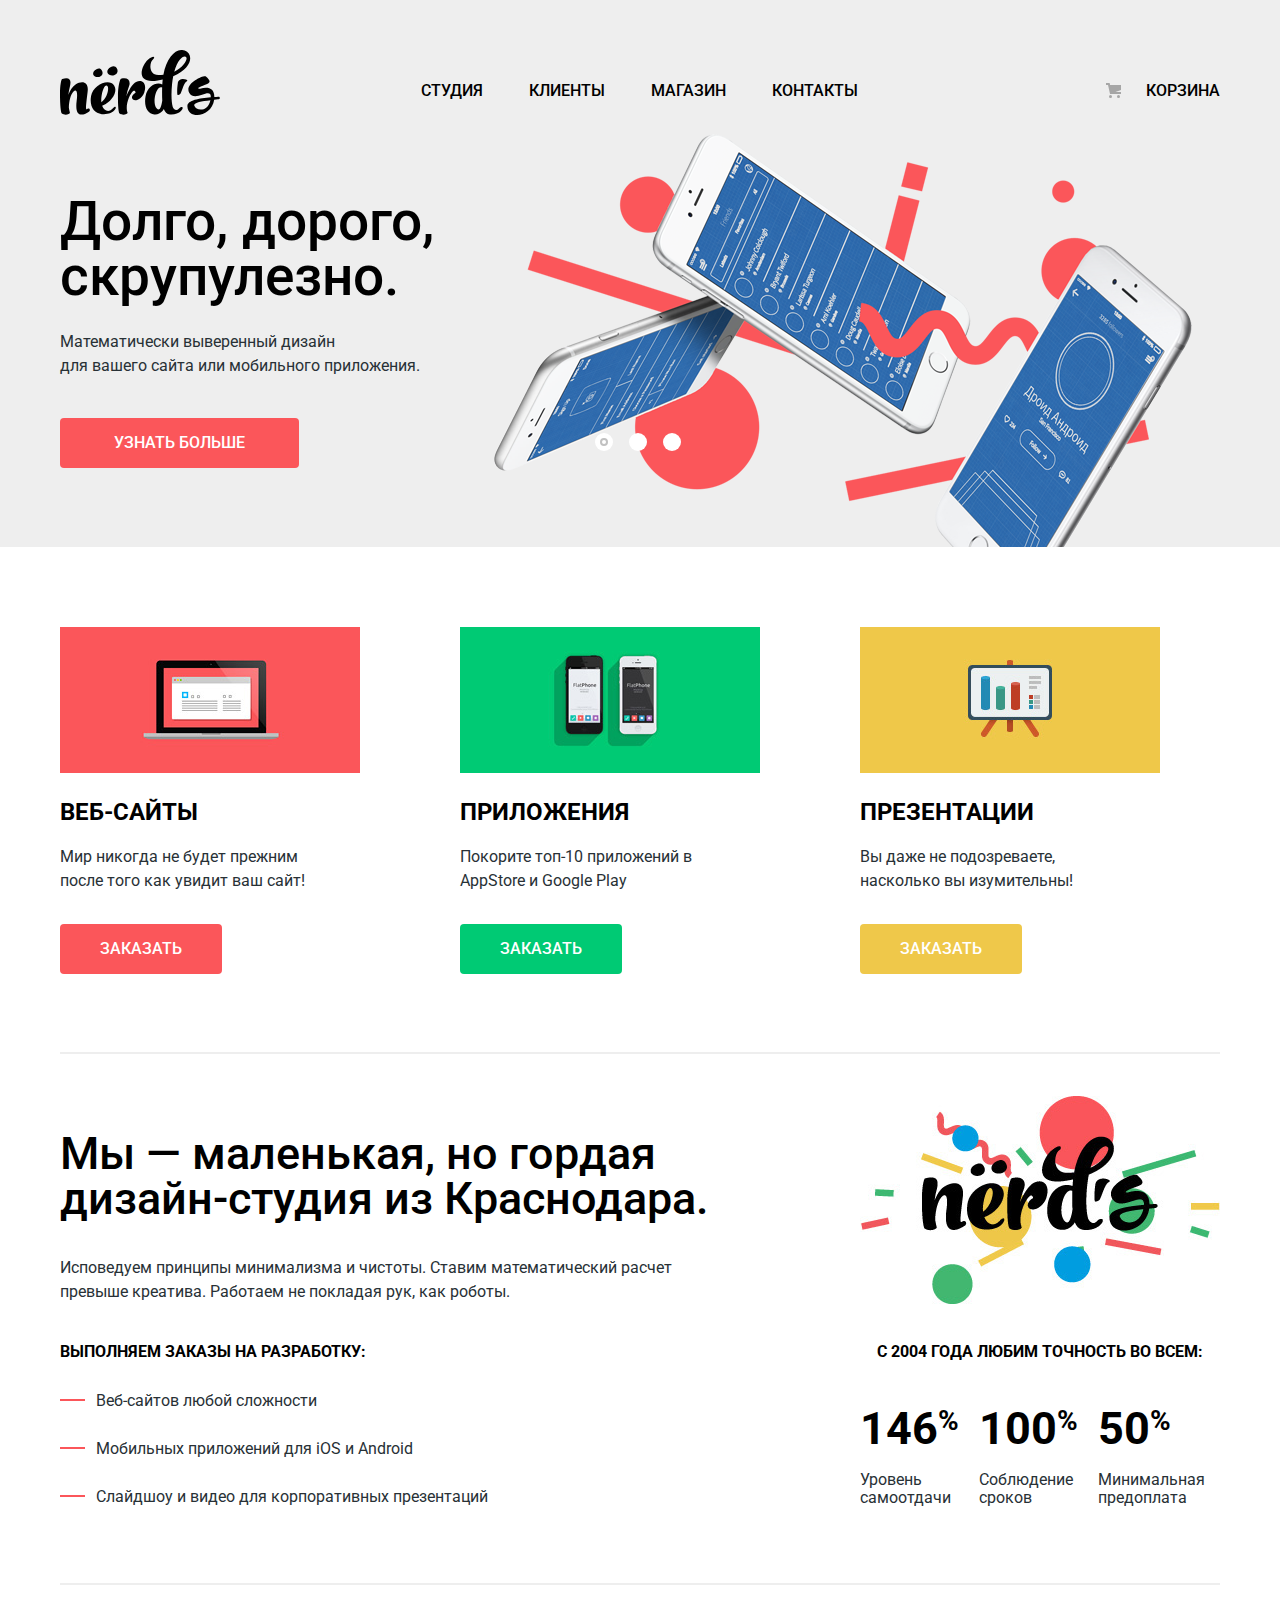
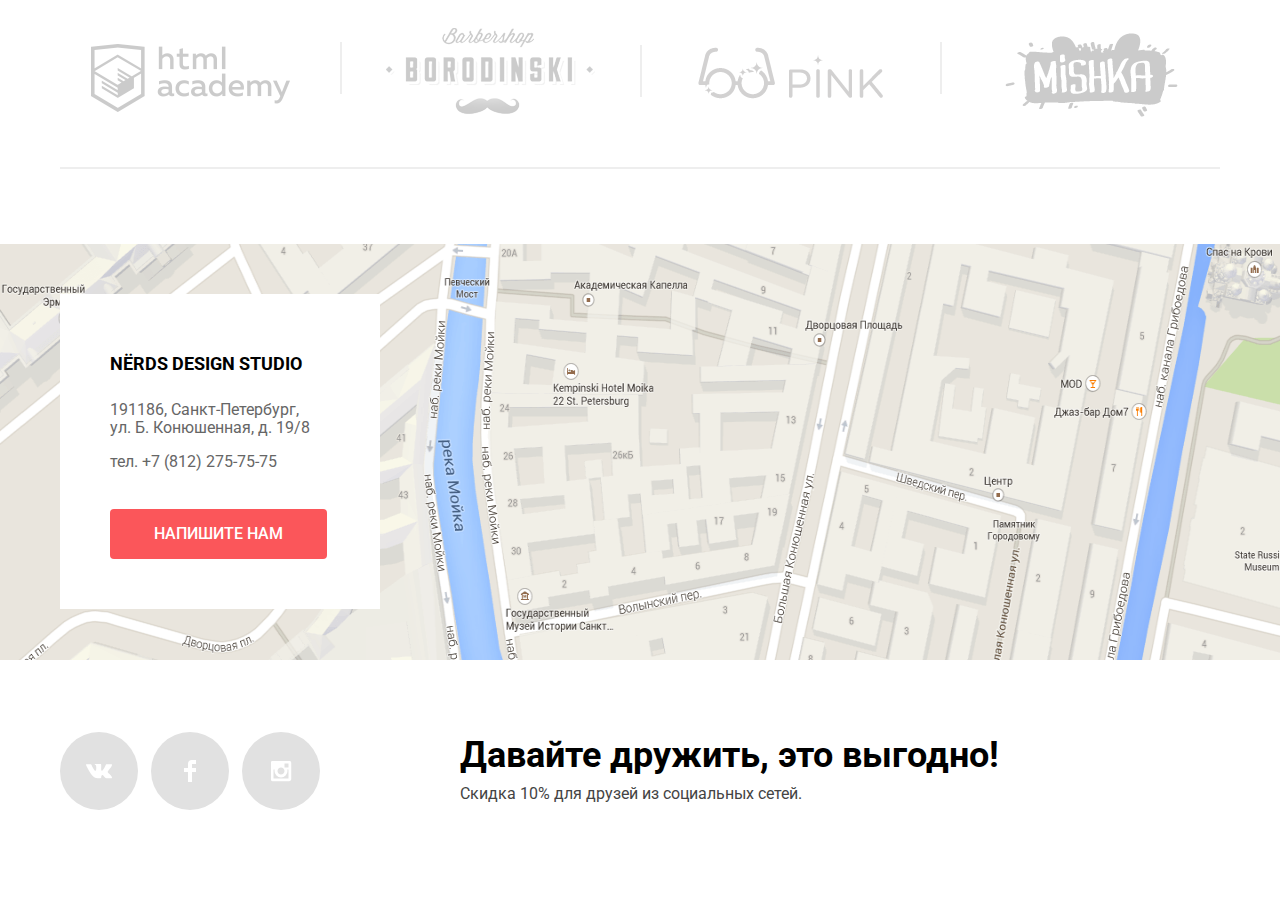
<file: nerds/index.html>
<!DOCTYPE html>
<html lang="ru">

<head>
  <meta charset="UTF-8">
  <meta http-equiv="X-UA-Compatible" content="ie=edge">
  <title>Дизайн-студия «Нёрдс»</title>
  <link href="https://fonts.googleapis.com/css?family=Roboto:400,500,700&display=swap&subset=cyrillic" rel="stylesheet">
  <link rel="stylesheet" href="css/min.normalize.css">
  <link rel="stylesheet" href="css/min.style.css">
</head>

<body>

  <!-- Header -->
  <header class="header">
    <nav class="main-navigation header__main-navigation container">

      <!-- Logo -->
      <a class="logo">
        <img class="logo__img" src="img/svg/nerds-logo.svg" alt="Логотип дизайн-студии «Нёрдс»" width="160" height="65">
      </a>

      <!-- Main menu -->       
      <ul class="menu reset-list header__menu">
        <li class="menu__item">
          <a href="#" class="menu__link">Студия</a>
        </li>
        <li class="menu__item">
          <a href="#" class="menu__link">Клиенты</a>
        </li>
        <li class="menu__item">
          <a href="catalog.html" class="menu__link">Магазин</a>
        </li>
        <li class="menu__item">
          <a href="#" class="menu__link">Контакты</a>
        </li>
      </ul>

      <!-- User menu -->
      <ul class="menu reset-list header__menu header__menu_m-left">
        <li class="menu__item">
          <a href="#" class="menu__link menu__link_cart">Корзина</a>
        </li>
      </ul>
    </nav>
  </header>

  <!-- Main -->
  <main class="main"> 

    <!-- Slider -->
    <section class="slider main__slider">
      <h1 class="visually-hidden">Дизайн-студия «Нёрдс»</h1>
      <div class="slider__item slider__item_expensive">
        <div class="slider__column-wrapper">
          <p class="slider__desc">Долго, дорого, скрупулезно.</p>
          <p class="slider__text">
            Математически выверенный дизайн<br> 
            для вашего сайта или мобильного приложения.
          </p>
          <a href="#" class="button slider__button">Узнать больше</a>
        </div>
      </div>
      <div class="slider__item slider__item_exact visually-hidden">
        <div class="slider__column-wrapper">
          <p class="slider__desc">Любим математику как никто другой.</p>
          <p class="slider__text">
            Никакого креатива, только математические формулы
            для расчета идеальных пропорций.
          </p>
          <a href="#" class="button slider__button">Узнать больше</a>
        </div>
      </div>
      <div class="slider__item slider__item_unique visually-hidden">
        <div class="slider__column-wrapper">
          <p class="slider__desc">Только ночь, только хардкор.</p>
          <p class="slider__text">
            Работать днем, как все? Мы против этого.<br>
            Ближе к полуночи работа только начинается.
          </p>
          <a href="#" class="button slider__button">Узнать больше</a>
        </div>
      </div>
      <div class="slider__controls">
        <button type="button" class="slider__control slider__control_current"><span class="visually-hidden">Показать первый слайд</span></button>
        <button type="button" class="slider__control"><span class="visually-hidden">Показать второй слайд</span></button>
        <button type="button" class="slider__control"><span class="visually-hidden">Показать третий слайд</span></button>
      </div>
    </section> 

    <!-- Services -->
    <section class="services main__services container">
      <h2 class="visually-hidden">Наши услуги</h2>
      <ul class="services__list reset-list">
        <li class="services__item services__item_web">
          <h3 class="services__subtitle">Веб-сайты</h3>
          <p class="services__text">Мир никогда не будет прежним после того как увидит ваш сайт!</p>
          <a href="#" class="button services__button">Заказать</a>
        </li> 
        <li class="services__item services__item_app">
          <h3 class="services__subtitle">Приложения</h3>
          <p class="services__text">Покорите топ-10 приложений в AppStore и Google Play</p>
          <a href="#" class="button button_green services__button">Заказать</a>
        </li> 
        <li class="services__item services__item_ppt">
          <h3 class="services__subtitle">Презентации</h3>
          <p class="services__text">Вы даже не подозреваете, насколько вы изумительны!</p>
          <a href="#" class="button button_yellow services__button">Заказать</a>
        </li>
      </ul>
    </section>

    <!-- About -->
    <section class="about main__about container">
      <h2 class="visually-hidden">О нас</h2>
      <div class="about__info">
        <div class="about__desc">
          <p class="about__title">Мы — маленькая, но гордая дизайн-студия из Краснодара.</p>
          <p class="about__text">
            Исповедуем принципы минимализма и чистоты. Ставим математический расчет превыше креатива. 
            Работаем не покладая рук, как роботы.
          </p>
        </div>
        <h3 class="about__subtitle">Выполняем заказы на разработку:</h3>
        <ul class="about__list reset-list">
          <li class="about__item">Веб-сайтов любой сложности</li>
          <li class="about__item">Мобильных приложений для iOS и Android</li>
          <li class="about__item">Слайдшоу и видео для корпоративных презентаций</li>
        </ul>
      </div>

      <!-- Statistics -->
      <div class="statistics">
        <img src="img/nerds-logo-2.jpg" alt="Второй логотип дизайн-студии «Нёрдс»" width="360" height="208">
        <p class="statistics__title">C 2004 года Любим точность во всем:</p>       
        <ul class="statistics__list reset-list">
          <li class="statistics__item">
            <p class="statistics__desc">146<sup>%</sup></p>
            <p class="statistics__heading">Уровень самоотдачи</p>
          </li>
          <li class="statistics__item">
            <p class="statistics__desc">100<sup>%</sup></p>
            <p class="statistics__heading">Соблюдение сроков</p>
          </li>
          <li class="statistics__item">
            <p class="statistics__desc">50<sup>%</sup></p>
            <p class="statistics__heading">Минимальная предоплата</p>
          </li>
        </ul>
      </div>
    </section>

    <!-- Partners -->
    <section class="partners main__partners container">
      <h2 class="visually-hidden">Наши партнеры</h2>
      <ul class="partners__list reset-list">
        <li class="partners__item">
          <a class="partners__link partners__link_academy" href="https://htmlacademy.ru/intensive/htmlcss" target="_blank" aria-label="HTML Academy: интерактивные онлайн-курсы по HTML, CSS и JavaScript">
            <img class="partners__img" src="img/logo-academy.png" alt="Логотип HTML Academy" width="199" height="68">
          </a>
        </li>
        <li class="partners__item">
          <a class="partners__link partners__link_borodinski" href="#" target="_blank" aria-label="Barbershop Borodinski: cайт салона красоты">
            <img class="partners__img" src="img/logo-borodinski.png" alt="Логотип Barbershop Borodinski" width="209" height="87">
          </a>
        </li>
        <li class="partners__item">
          <a class="partners__link partners__link_pink" href="#" target="_blank" aria-label="Pink: приложение для обработки фотографий">
            <img class="partners__img" src="img/logo-pink.png" alt="Логотип Pink" width="185" height="52"> 
          </a>
        </li>
        <li class="partners__item">
          <a class="partners__link partners__link_mishka" href="#" target="_blank" aria-label="Mishka: интернет-магазин вязаных игрушек">
            <img class="partners__img" src="img/logo-mishka.png" alt="Логотип Mishka" width="173" height="84">
          </a>
        </li>
      </ul>
    </section>

    <!-- Contacts -->
    <section class="contacts main__contacts">
      <h2 class="visually-hidden">Контакты</h2>
      <iframe class="contacts__map" src="https://yandex.ru/map-widget/v1/?um=constructor%3Abc49cb12c9aac106fd90b016b27f8deedd8b277e3da57831f5dc3842c2cd058d&amp;source=constructor"></iframe>
      <img class="contacts__map contacts__map_img" src="img/map.png" alt="Дизайн-студия NЁRDS расположена по адресу г. Санкт-Петербург, ул. Б. Конюшенная, д. 19/8" width="1200" height="416">

      <!-- Плашка с адресом -->
      <div class="contacts__info">
        <p class="contacts__title">NЁRDS DESIGN STUDIO</p>
        <address class="contacts__address">
          191186, Санкт-Петербург, ул. Б. Конюшенная, д. 19/8
          <p class="contacts__phone">тел. <a class="phone" href="tel:+78122757575">+7 (812) 275-75-75</a></p> 
        </address>
        <a href="#" class="button contacts__button">Напишите нам</a>
      </div>
    </section>
  </main>

  <!-- Footer -->
  <footer class="footer container">
    <section class="socials footer__socials"> 
      <h2 class="visually-hidden">Мы в социальных сетях</h2>
      <ul class="socials__list reset-list">
        <li class="socials__item">
          <a class="socials__link socials__link_vk" href="#" aria-label="ВКонтакте"></a> 
        </li>
        <li class="socials__item">
          <a class="socials__link socials__link_fb" href="#" aria-label="Facebook"></a> 
        </li>
        <li class="socials__item">
          <a class="socials__link socials__link_insta" href="#" aria-label="Instagram"></a> 
        </li>
      </ul>
      <div class="socials__info">
        <p class="socials__text">Давайте дружить, это выгодно!</p>
        <p class="socials__desc">Скидка 10% для друзей из социальных сетей.</p>
      </div>
    </section>
  </footer>

  <!-- Modal -->
  <section class="modal">
    <h2 class="visually-hidden">Форма обратной связи</h2>
    <form class="write" method="post" action="https://echo.htmlacademy.ru">
      <fieldset class="write__fieldset">
        <legend class="write__legend">Напишите нам</legend>
        <div class="write__wrapper">
          <label class="write__label write__label_name">Ваше имя:
            <input class="write__input" type="text" name="username" placeholder="Имя Фамилия">
          </label>
          <label class="write__label write__label_email">Ваш e-mail:
            <input class="write__input" type="email" name="email" placeholder="email@example.com">
          </label>
        </div>
        <label class="write__label write__label_textarea">Текст письма:
          <textarea class="write__textarea" name="message" placeholder="В свободной форме"></textarea>
        </label>
        <p class="write__error">Пожалуйста, заполните все поля формы!</p>
        <button class="button modal__button" type="submit">Отправить</button>        
      </fieldset>
    </form>
    <button class="modal__close" type="button" aria-label="Закрыть"></button>
  </section>

  <!-- Script -->
  <script src="js/min.script.js"></script>  
</body>
</html>
</file>
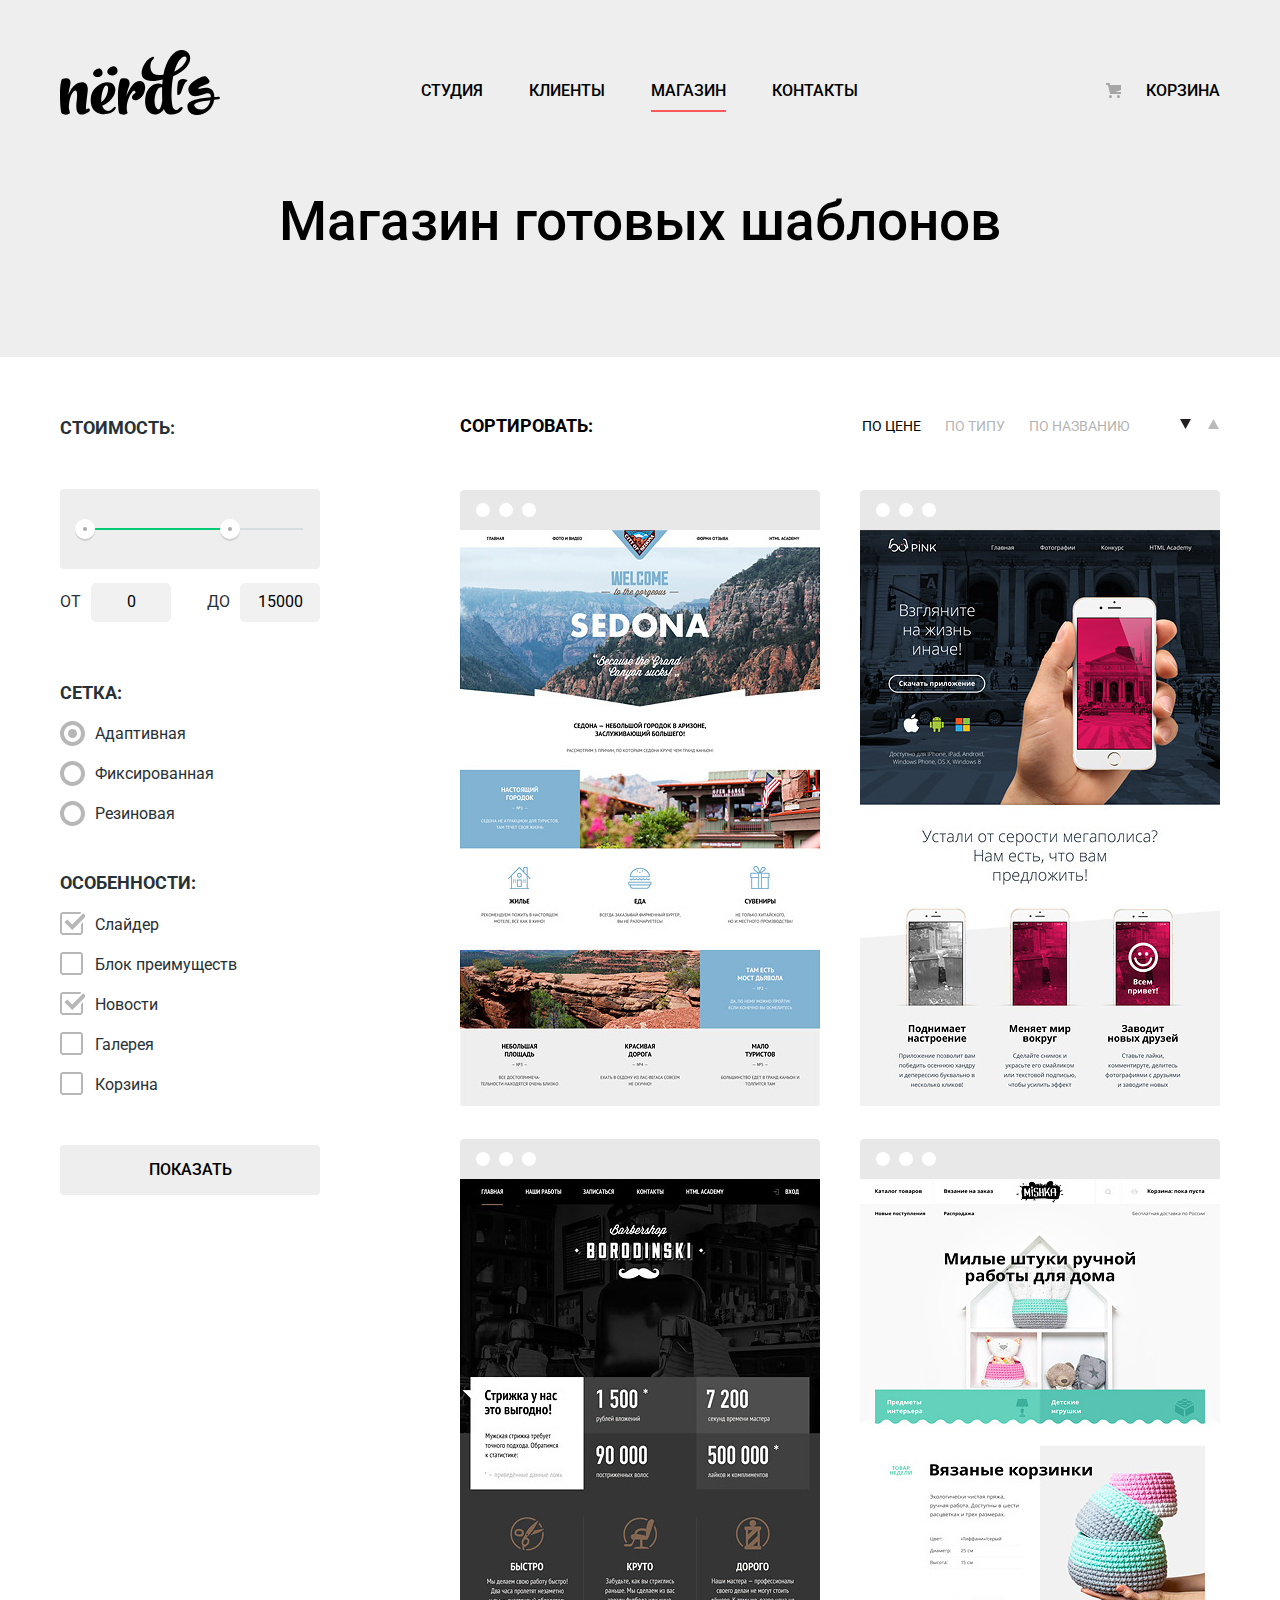
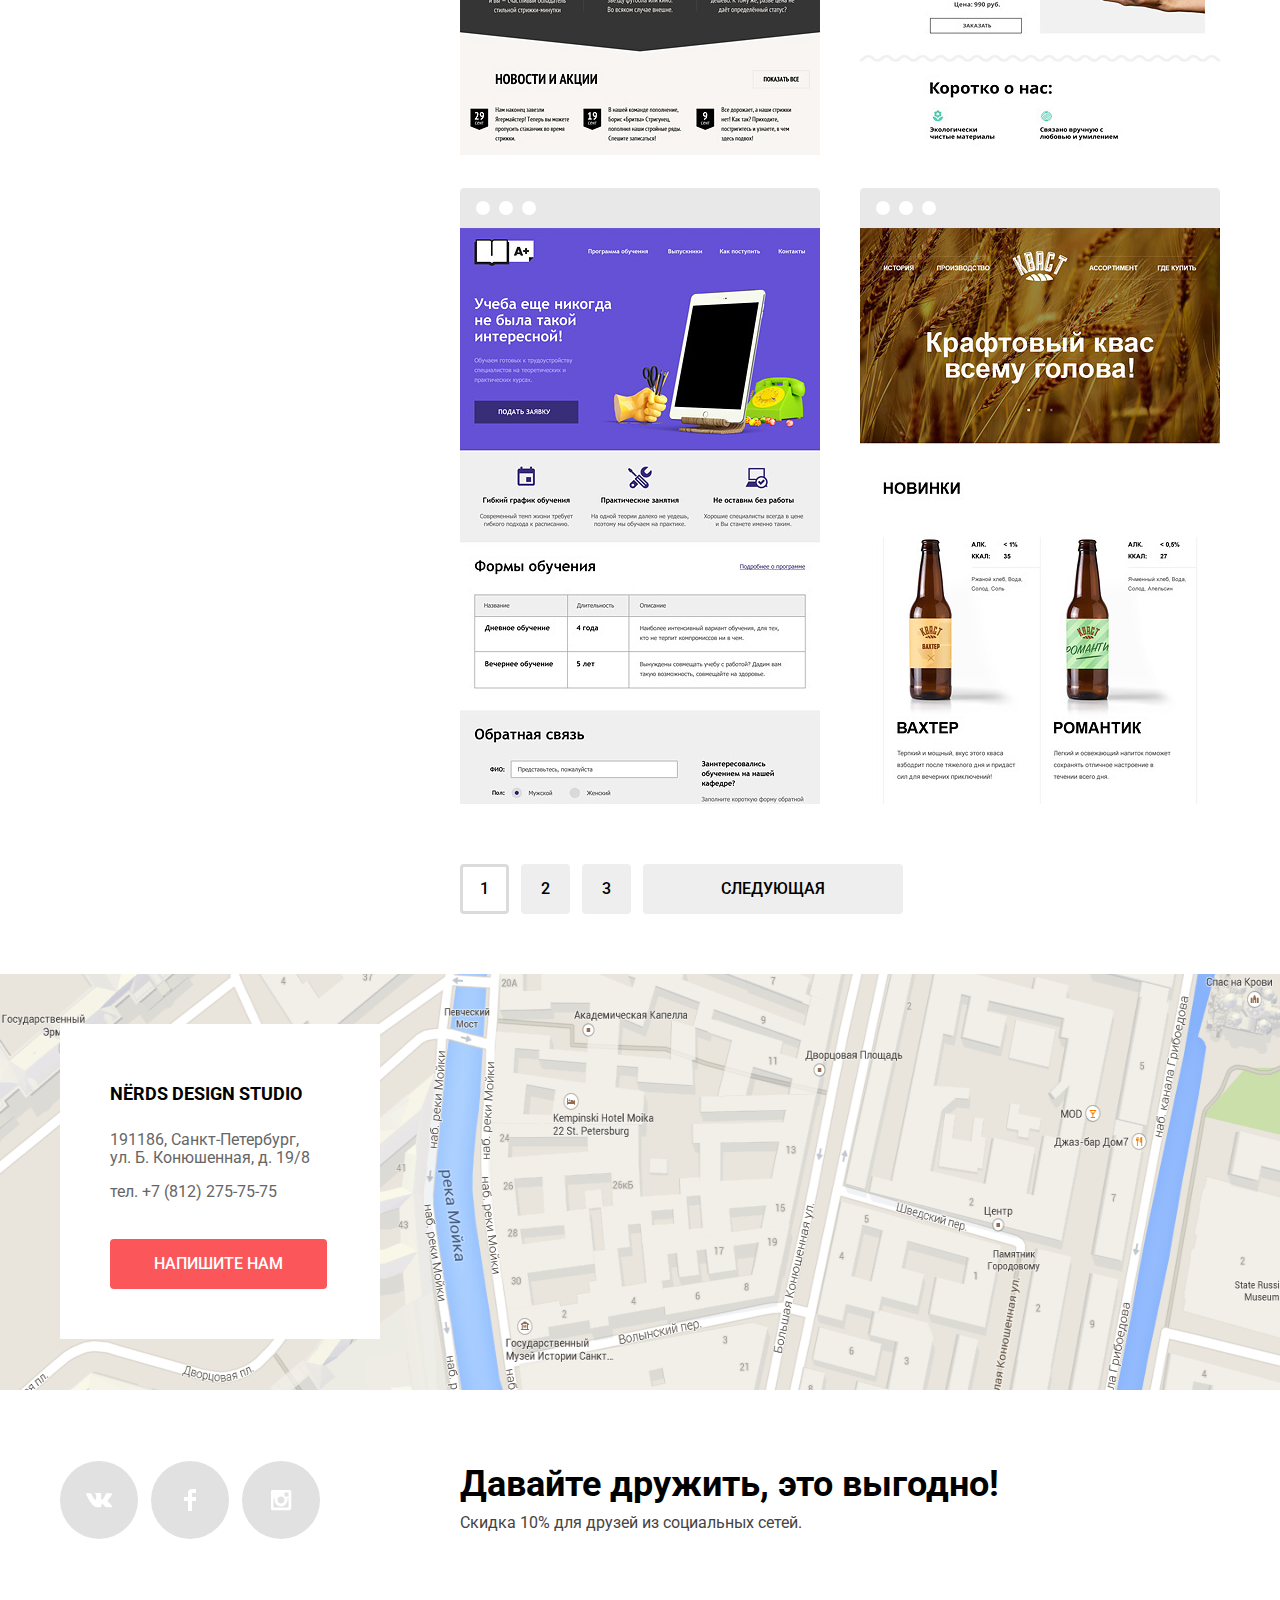
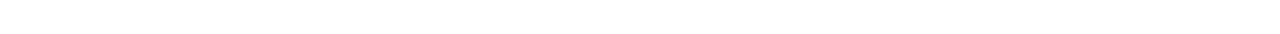
<file: nerds/catalog.html>
<!DOCTYPE html>
<html lang="ru">

<head>
  <meta charset="UTF-8">
  <meta http-equiv="X-UA-Compatible" content="ie=edge">
  <title>Дизайн-студия «Нёрдс» | Магазин готовых шаблонов</title>
  <link href="https://fonts.googleapis.com/css?family=Roboto:400,500,700&display=swap&subset=cyrillic" rel="stylesheet">
  <link rel="stylesheet" href="css/min.normalize.css">
  <link rel="stylesheet" href="css/min.style.css">
</head>

<body>

  <!-- Header -->
  <header class="header">
    <nav class="main-navigation header__main-navigation container">

      <!-- Logo -->
      <a href="index.html" class="logo">
        <img class="logo__img" src="img/svg/nerds-logo.svg" alt="Логотип дизайн-студии «Нёрдс»" width="160" height="65">
      </a>

      <!-- Main menu -->       
      <ul class="menu reset-list header__menu">
        <li class="menu__item">
          <a href="index.html" class="menu__link">Студия</a>
        </li>
        <li class="menu__item">
          <a href="#" class="menu__link">Клиенты</a>
        </li>
        <li class="menu__item">
          <a class="menu__link menu__link_current">Магазин</a>
        </li>
        <li class="menu__item">
          <a href="#" class="menu__link">Контакты</a>
        </li>
      </ul>

      <!-- User menu -->
      <ul class="menu reset-list header__menu header__menu_m-left">
        <li class="menu__item">
          <a href="#" class="menu__link menu__link_cart">Корзина</a>
        </li>
      </ul>
    </nav>
  </header>

  <!-- Main -->
  <main class="main">

    <!-- Title -->
    <h1 class="title main__title">Магазин готовых шаблонов</h1> 
    <div class="main-wrapper container">

      <!-- Filter -->
      <section class="filter main__filter">
        <h2 class="visually-hidden">Подбор шаблона по параметрам</h2>
        <form class="filter-form" method="get" action="https://echo.htmlacademy.ru">

          <!-- Расчет стоимости -->
          <fieldset class="selection">
            <legend class="selection__name">Стоимость:</legend>
            <div class="range">       
              <div class="range__controls">
                <div class="range__scale">
                  <div class="range__bar"></div>
                </div>
                <div class="range__toggle range__toggle_min"><span class="visually-hidden">стоимость от</span></div>
                <div class="range__toggle range__toggle_max"><span class="visually-hidden">стоимость до</span></div>
              </div>
            </div>        
            <div class="controls">
              <label class="controls__label">От<input class="controls__input" type="number" name="min-price" value="0"></label>
              <label class="controls__label">До<input class="controls__input" type="number" name="max-price" value="15000"></label>
            </div>
          </fieldset>

          <!-- Форма выбора типа сетки -->
          <fieldset class="selection selection_margin-grid">
            <legend class="selection__name">Сетка:</legend>
            <ul class="selection__list reset-list">
              <li class="selector">
                <input class="selector__input visually-hidden" id="adaptive" type="radio" name="grid" value="adaptive" checked>
                <label class="selector__label selector__label_radio" for="adaptive">Адаптивная</label>
              </li>
              <li class="selector">
                <input class="selector__input visually-hidden" id="fixed" type="radio" name="grid" value="fixed">
                <label class="selector__label selector__label_radio" for="fixed">Фиксированная</label>
              </li>
              <li class="selector">
                <input class="selector__input visually-hidden" id="fluid" type="radio" name="grid" value="fluid">
                <label class="selector__label selector__label_radio" for="fluid">Резиновая</label>
              </li>
            </ul>
          </fieldset>

          <!-- Форма выбора особенностей макета -->
          <fieldset class="selection selection_margin-features">
            <legend class="selection__name">Особенности:</legend>
            <ul class="selection__list reset-list">
              <li class="selector">
                <input class="selector__input visually-hidden" id="slider" type="checkbox" name="feature-1" value="slider" checked>
                <label class="selector__label selector__label_checkbox" for="slider">Слайдер</label>
              </li>
              <li class="selector">
                <input class="selector__input visually-hidden" id="advantages-block" type="checkbox" name="feature-2" value="advantages-block">
                <label class="selector__label selector__label_checkbox" for="advantages-block">Блок преимуществ</label>
              </li>
              <li class="selector">
                <input class="selector__input visually-hidden" id="news" type="checkbox" name="feature-3" value="news" checked>
                <label class="selector__label selector__label_checkbox" for="news">Новости</label>
              </li>
              <li class="selector">
                <input class="selector__input visually-hidden" id="gallery" type="checkbox" name="feature-4" value="gallery">
                <label class="selector__label selector__label_checkbox" for="gallery">Галерея</label>
              </li>
              <li class="selector">
                <input class="selector__input visually-hidden" id="cart" type="checkbox" name="feature-5" value="cart">
                <label class="selector__label selector__label_checkbox" for="cart">Корзина</label>
              </li>
            </ul>
          </fieldset>
          <button class="button button_grey filter-form__button" type="submit">Показать</button>
        </form>
      </section>

      <!-- Catalog -->
      <section class="catalog">
        <h2 class="visually-hidden">Каталог шаблонов</h2>
        
        <!-- Сортировка -->
        <div class="sorting">
          <p class="sorting__name">Сортировать:</p>
          <ul class="sorting__list reset-list">
            <li class="sorting__item"><a class="sorting__link sorting__link_current">По цене</a></li>
            <li class="sorting__item"><a href="#" class="sorting__link">По типу</a></li>
            <li class="sorting__item"><a href="#" class="sorting__link">По названию</a></li>
          </ul>
          <ul class="sorting__direction reset-list">
            <li class="sorting__item sorting__item_direction"><a class="sorting__link link-direction sorting__link_current"><span class="visually-hidden">По убыванию</span></a></li>
            <li class="sorting__item"><a href="#" class="sorting__link link-direction link-direction_up"><span class="visually-hidden">По возрастанию</span></a></li> 
          </ul>
        </div>

        <!-- Шаблоны сайтов -->
        <ul class="catalog__list reset-list">
          <li class="catalog__item">
            <img class="catalog__img" src="img/catalog/sedona.jpg" alt="Скриншот сайта Sedona" width="360" height="576">
            <div class="description">
              <h3 class="description__title"><a href="#" class="description__link">Sedona</a></h3>
              <p class="description__text">Информационный сайт для туристов</p>
              <a href="#" class="button description__button">9 900 руб.</a>
            </div>
          </li>
          <li class="catalog__item">
            <img class="catalog__img" src="img/catalog/pink.jpg" alt="Скриншот сайта Pink App" width="360" height="576">
            <div class="description">
              <h3 class="description__title"><a href="#" class="description__link">Pink App</a></h3>
              <p class="description__text">Продуктовый лендинг приложения для iOS и Android</p>
              <a href="#" class="button description__button">9 900 руб.</a>
            </div>
          </li>
          <li class="catalog__item">
            <img class="catalog__img" src="img/catalog/barbershop.jpg" alt="Скриншот сайта Barbershop" width="360" height="576">
            <div class="description">
              <h3 class="description__title"><a href="#" class="description__link">Barbershop</a></h3>
              <p class="description__text">Сайт салона красоты. Для мужчин, да.</p>
              <a href="#" class="button description__button">9 900 руб.</a>
            </div>
          </li>
          <li class="catalog__item">
            <img class="catalog__img" src="img/catalog/mishka.jpg" alt="Скриншот сайта Mishka" width="360" height="576">
            <div class="description">
              <h3 class="description__title"><a href="#" class="description__link">Mishka</a></h3>
              <p class="description__text">Интернет-магазин вязаных игрушек</p>
              <a href="#" class="button description__button">9 900 руб.</a>
            </div>
          </li>
          <li class="catalog__item">
            <img class="catalog__img" src="img/catalog/aplus.jpg" alt="Скриншот сайта A Plus" width="360" height="576">
            <div class="description">
              <h3 class="description__title"><a href="#" class="description__link">A Plus</a></h3>
              <p class="description__text">Лендинг курсов повышения квалификации</p>
              <a href="#" class="button description__button">9 900 руб.</a>
            </div>
          </li>
          <li class="catalog__item">
            <img class="catalog__img" src="img/catalog/kvast.jpg" alt="Скриншот сайта Кваст" width="360" height="576">
            <div class="description">
              <h3 class="description__title"><a href="#" class="description__link">Кваст</a></h3>
              <p class="description__text">Промо-сайт производителя крафтового кваса</p>
              <a href="#" class="button description__button">9 900 руб.</a>
            </div>
          </li>
        </ul>

        <!-- Pagination -->
        <ul class="pagination reset-list catalog__pagination">
          <li class="pagination__item"><a class="pagination__link pagination__link_current">1</a></li>
          <li class="pagination__item"><a href="#" class="pagination__link">2</a></li>
          <li class="pagination__item"><a href="#" class="pagination__link">3</a></li>
          <li class="pagination__item"><a href="#" class="pagination__link pagination__link_next">Следующая</a></li>
        </ul>
      </section>
    </div>
    
    <!-- Contacts -->
    <section class="contacts main__contacts main__contacts_margin">
      <h2 class="visually-hidden">Контакты</h2>
      <iframe class="contacts__map" src="https://yandex.ru/map-widget/v1/?um=constructor%3Abc49cb12c9aac106fd90b016b27f8deedd8b277e3da57831f5dc3842c2cd058d&amp;source=constructor"></iframe>
      <img class="contacts__map contacts__map_img" src="img/map.png" alt="Дизайн-студия NЁRDS расположена по адресу г. Санкт-Петербург, ул. Б. Конюшенная, д. 19/8" width="1200" height="416">

      <!-- Плашка с адресом -->
      <div class="contacts__info">
        <p class="contacts__title">NЁRDS DESIGN STUDIO</p>
        <address class="contacts__address">
          191186, Санкт-Петербург, ул. Б. Конюшенная, д. 19/8
          <p class="contacts__phone">тел. <a class="phone" href="tel:+78122757575">+7 (812) 275-75-75</a></p> 
        </address>
        <a href="#" class="button contacts__button">Напишите нам</a>
      </div>
    </section>
  </main>

  <!-- Footer -->
  <footer class="footer container">
    <section class="socials footer__socials"> 
      <h2 class="visually-hidden">Мы в социальных сетях</h2>
      <ul class="socials__list reset-list">
        <li class="socials__item">
          <a class="socials__link socials__link_vk" href="#" aria-label="ВКонтакте"></a> 
        </li>
        <li class="socials__item">
          <a class="socials__link socials__link_fb" href="#" aria-label="Facebook"></a> 
        </li>
        <li class="socials__item">
          <a class="socials__link socials__link_insta" href="#" aria-label="Instagram"></a> 
        </li>
      </ul>
      <div class="socials__info">
        <p class="socials__text">Давайте дружить, это выгодно!</p>
        <p class="socials__desc">Скидка 10% для друзей из социальных сетей.</p>
      </div>
    </section>
  </footer>

  <!-- Modal -->
  <section class="modal">
    <h2 class="visually-hidden">Форма обратной связи</h2>
    <form class="write" method="post" action="https://echo.htmlacademy.ru">
      <fieldset class="write__fieldset">
        <legend class="write__legend">Напишите нам</legend>
        <div class="write__wrapper">
          <label class="write__label write__label_name">Ваше имя:
            <input class="write__input" type="text" name="username" placeholder="Имя Фамилия">
          </label>
          <label class="write__label write__label_email">Ваш e-mail:
            <input class="write__input" type="email" name="email" placeholder="email@example.com">
          </label>
        </div>
        <label class="write__label write__label_textarea">Текст письма:
          <textarea class="write__textarea" name="message" placeholder="В свободной форме"></textarea>
        </label>
        <p class="write__error">Пожалуйста, заполните все поля формы!</p>
        <button class="button modal__button" type="submit">Отправить</button>        
      </fieldset>
    </form>
    <button class="modal__close" type="button" aria-label="Закрыть"></button>
  </section>

  <!-- Script -->
  <script src="js/min.script.js"></script>
</body>
</html>
</file>
<file: nerds/css/min.style.css>
@-webkit-keyframes bounce{0%{-webkit-transform:translateY(-2000px);transform:translateY(-2000px)}70%{-webkit-transform:translateY(30px);transform:translateY(30px)}90%{-webkit-transform:translateY(-10px);transform:translateY(-10px)}to{-webkit-transform:translateY(0);transform:translateY(0)}}@keyframes bounce{0%{-webkit-transform:translateY(-2000px);transform:translateY(-2000px)}70%{-webkit-transform:translateY(30px);transform:translateY(30px)}90%{-webkit-transform:translateY(-10px);transform:translateY(-10px)}to{-webkit-transform:translateY(0);transform:translateY(0)}}@-webkit-keyframes shake{0%,to{-webkit-transform:translateX(0);transform:translateX(0)}10%,30%,50%,70%,90%{-webkit-transform:translateX(-10px);transform:translateX(-10px)}20%,40%,60%,80%{-webkit-transform:translateX(10px);transform:translateX(10px)}}@keyframes shake{0%,to{-webkit-transform:translateX(0);transform:translateX(0)}10%,30%,50%,70%,90%{-webkit-transform:translateX(-10px);transform:translateX(-10px)}20%,40%,60%,80%{-webkit-transform:translateX(10px);transform:translateX(10px)}}*,::after,::before{-webkit-box-sizing:inherit;box-sizing:inherit}html{-webkit-box-sizing:border-box;box-sizing:border-box}body{min-width:1200px;font-style:normal;font-size:16px;font-weight:400;line-height:1.42;font-family:"Roboto","Tahoma",sans-serif;color:#000}img{max-width:100%;height:auto}a{text-decoration:none}.container{width:1200px;margin:0 auto;padding-left:20px;padding-right:20px}.visually-hidden{position:absolute;width:1px;height:1px;margin:-1px;clip:rect(0 0 0 0);overflow:hidden}.reset-list{margin:0;padding:0;list-style:none}.button{display:inline-block;padding:16px 54px;font-weight:500;line-height:18px;vertical-align:middle;text-align:center;color:#fff;text-transform:uppercase;background-color:#fb565a;border:0;border-radius:4px;cursor:pointer}.button:focus,.button:hover{background-color:#e74246}.button:active{color:rgba(255,255,255,.3);background-color:#d7373b;-webkit-box-shadow:inset 0 3px 0 0 rgba(0,1,1,.1);box-shadow:inset 0 3px 0 0 rgba(0,1,1,.1)}.button_green{background-color:#00ca74}.button_green:focus,.button_green:hover{background-color:#00bc6c}.button_green:active{background-color:#00aa62}.button_yellow{background-color:#efc84a}.button_yellow:focus,.button_yellow:hover{background-color:#eab534}.button_yellow:active{background-color:#e5a722}.button_grey{color:#000;background-color:#eee}.button_grey:focus,.button_grey:hover{background-color:#dfdfdf}.button_grey:active{color:rgba(0,0,0,.3);background-color:#d5d5d5}.header{background-color:#eee}.header__main-navigation{padding-top:50px}.main-navigation{display:-webkit-box;display:-ms-flexbox;display:flex}.logo{margin-right:178px}.logo[href]:focus,.logo[href]:hover{opacity:.8}.logo[href]:active{opacity:.3}.header__menu{margin-top:10px}.header__menu_m-left{margin-left:auto}.menu{display:-webkit-box;display:-ms-flexbox;display:flex;-ms-flex-wrap:wrap;flex-wrap:wrap;-webkit-box-align:center;-ms-flex-align:center;align-items:center;font-weight:500;line-height:30px;text-transform:uppercase}.menu__link{position:relative;display:block;padding:12px 23px;color:#000}.menu__link[href]:focus,.menu__link[href]:hover{color:#fb565a}.menu__link[href]:active{color:#000;opacity:.3}.menu__link_current::after{content:"";position:absolute;right:23px;bottom:6px;left:23px;height:2px;background-color:#fb565a}.menu__link_cart{position:relative;padding-left:40px;padding-right:0}.menu__link_cart::before{content:"";position:absolute;top:50%;left:0;width:15px;height:15px;margin-top:-7.5px;background-image:url(../img/svg/cart-icon.svg);background-repeat:no-repeat}.main__slider{padding-left:calc((100% - 1160px)/2);padding-right:calc((100% - 1160px)/2)}.slider{position:relative;background-color:#eee}.slider__item{min-height:425px;background-repeat:no-repeat;background-position:100% 100%}.slider__item_expensive{background-image:url(../img/slide-bd-iphones.png)}.slider__item_exact{background-image:url(../img/slide-bd-displays.png)}.slider__item_unique{background-image:url(../img/slide-bg-devices.png)}.slider__show{display:block}.slider__column-wrapper{width:515px;padding-top:67px}.slider__desc{margin:5px 0 0;font-size:55px;font-weight:500;line-height:1}.slider__text{margin:26px 0 0;line-height:1.5;color:#283136}.slider__button{margin-top:40px}.slider__controls{position:absolute;bottom:90px;left:46.5%}.slider__control{position:relative;width:18px;height:18px;margin-right:12px;background-color:#fff;border:0;border-radius:50%}.slider__control:last-child,.statistics__item:last-child{margin-right:0}.slider__control_current::after{content:"";position:absolute;top:50%;left:50%;width:8px;height:8px;border:2px solid #c1c1c1;border-radius:50%;-webkit-transform:translate(-50%,-50%);-ms-transform:translate(-50%,-50%);transform:translate(-50%,-50%)}.main__services{position:relative;margin-top:80px}.main__services::after{content:"";position:absolute;bottom:0;left:20px;width:1160px;height:2px;background-color:#eee}.services__list{display:-webkit-box;display:-ms-flexbox;display:flex;-ms-flex-wrap:wrap;flex-wrap:wrap}.services__item{position:relative;width:300px;margin-right:100px;margin-bottom:80px;padding-top:146px}.services__item::before{content:"";position:absolute;top:0;left:0;width:300px;height:146px;background-repeat:no-repeat}.services__item_web::before{background-color:#fb565a;background-image:url(../img/illustration-1.jpg)}.services__item_app::before{background-color:#00ca74;background-image:url(../img/illustration-2.jpg)}.services__item_ppt{margin-right:0}.services__item_ppt::before{background-color:#efc84a;background-image:url(../img/illustration-3.jpg)}.services__subtitle{font-size:24px;font-weight:700;line-height:1.25;text-transform:uppercase}.services__text{margin-top:-6px;padding-right:25px;line-height:1.5;color:#283136}.services__button{margin-top:15px;padding-left:40px;padding-right:40px}.main__about{margin-top:42px;margin-bottom:50px}.about{display:-webkit-box;display:-ms-flexbox;display:flex;-webkit-box-pack:justify;-ms-flex-pack:justify;justify-content:space-between}.about__info{width:680px;margin-right:auto}.about__title{margin:35px 0;font-size:45px;font-weight:500;line-height:1}.about__text{line-height:1.5;color:#283136}.about__subtitle{margin:36px 0 25px;font-size:16px;font-weight:700;line-height:1.5;text-transform:uppercase}.about__item{position:relative;margin-bottom:24px;padding-left:36px;line-height:1.5;color:#283136}.about__item::before{content:"";position:absolute;top:10px;left:0;width:25px;height:2px;background-color:#fb565a}.statistics{width:360px}.statistics__title{margin:30px 0 0;font-weight:700;line-height:1.5;text-align:center;text-transform:uppercase}.statistics__list{display:-webkit-box;display:-ms-flexbox;display:flex;-webkit-box-pack:center;-ms-flex-pack:center;justify-content:center;margin-top:-12px}.statistics__item{margin-right:20px}.statistics__heading{margin-top:10px;font-size:16px;font-weight:400;line-height:18px;text-align:left;color:#283136}.statistics__desc{margin:45px 0 0;font-size:45px;font-weight:700;text-align:left}.statistics__desc sup{font-size:28px}.main__partners{position:relative;padding-top:45px;padding-bottom:45px}.main__partners::before{top:0;left:20px;width:1160px;height:2px}.main__partners::after,.main__partners::before,.partners__item::after{content:"";position:absolute;background-color:#eee}.main__partners::after{bottom:0;left:20px;width:1160px;height:2px}.partners__item,.partners__list{display:-webkit-box;display:-ms-flexbox;display:flex;-webkit-box-pack:center;-ms-flex-pack:center;justify-content:center}.partners__list{-ms-flex-wrap:wrap;flex-wrap:wrap;-webkit-box-align:center;-ms-flex-align:center;align-items:center}.partners__item{position:relative;width:25%}.partners__item::after{top:42%;left:0;width:2px;height:52px;-webkit-transform:translate(0,-50%);-ms-transform:translate(0,-50%);transform:translate(0,-50%)}.partners__item:first-child::after{background:0 0}.partners__item:nth-child(2)::after{left:-10px}.partners__item:nth-child(4)::after{left:10px}.partners__link{opacity:.2}.partners__link:focus,.partners__link:hover{opacity:1}.partners__link:active{opacity:.1}.partners__link_academy{margin-top:10px;margin-left:-30px}.partners__link_borodinski{margin-left:-10px}.partners__link_pink{margin-left:10px}.partners__link_mishka{margin-top:5px;margin-left:32px}.main__contacts{margin-top:75px}.main__contacts_margin{margin-top:60px}.contacts,.contacts__map{position:relative}.contacts__map{z-index:2;width:100%;height:416px;border:0}.contacts__map_img{position:absolute;top:0;left:0;z-index:1}.contacts__info{position:absolute;top:50px;left:calc((100% - 1160px)/2);z-index:2;width:320px;padding:50px;background-color:#fff}.contacts__title{margin-top:7px;font-size:18px;font-weight:700;line-height:25px;text-transform:uppercase}.contacts__address,.phone{font-style:normal;line-height:18px;color:#666}.contacts__address{width:205px;margin:25px 0 0}.phone{margin:0}.contacts__button{margin-top:22px;padding-left:44px;padding-right:44px}.footer__socials{margin:65px 0}.socials,.socials__list{display:-webkit-box;display:-ms-flexbox;display:flex;-webkit-box-align:center;-ms-flex-align:center;align-items:center}.socials__list{-ms-flex-wrap:wrap;flex-wrap:wrap;margin-right:140px}.socials__text{margin:-20px 0 0;font-size:36px;font-weight:700;line-height:1}.socials__desc{margin-top:10px;margin-bottom:10px;line-height:22px;color:#444}.socials__item{margin-right:13px;margin-bottom:30px}.socials__item:last-child{margin-right:0}.socials__link{position:relative;display:block;width:78px;height:78px;background-color:#e1e1e1;border-radius:50%}.socials__link::after{content:"";position:absolute;top:50%;left:50%;background-repeat:no-repeat;-webkit-transform:translate(-50%,-50%);-ms-transform:translate(-50%,-50%);transform:translate(-50%,-50%)}.socials__link:active::after{opacity:.3}.socials__link_vk::after{width:26px;height:15px;background-image:url(../img/svg/vk-icon.svg)}.socials__link_fb::after{width:12px;height:22px;background-image:url(../img/svg/fb-icon.svg)}.socials__link_insta::after{width:21px;height:21px;background-image:url(../img/svg/insta-icon.svg)}.socials__link:focus,.socials__link:hover{background-color:#e74246}.socials__link:active{background-color:#d7373b}.main__title{margin:0;padding-top:72px;padding-bottom:108px;padding-left:calc((100% - 1160px)/2);padding-right:calc((100% - 1160px)/2);background-color:#eee}.title{font-size:55px;font-weight:500;line-height:1;text-align:center}.main-wrapper{display:-webkit-box;display:-ms-flexbox;display:flex;margin-top:60px}.main__filter{width:260px;margin-right:auto}.filter{line-height:1.25;color:#283136}.selection{margin:0;padding:0;border:0}.selection_margin-grid{margin-top:60px}.selection_margin-features{margin-top:28px}.selection__name{font-size:18px;font-weight:700;text-transform:uppercase}.range{width:260px;margin-top:50px}.range__controls{position:relative;display:-webkit-box;display:-ms-flexbox;display:flex;-webkit-box-pack:center;-ms-flex-pack:center;justify-content:center;-webkit-box-align:center;-ms-flex-align:center;align-items:center;height:80px;background-color:#eee;border-radius:4px}.range__scale{width:225px;height:2px;background-color:#d7dcde}.range__bar{width:70%;height:2px;background:#00ca74}.range__toggle{position:absolute;top:30px;left:0;width:20px;height:20px;background-color:#ababab;border:8px solid #fff;border-radius:50%;-webkit-box-shadow:0 2px 1px 0 #cfcfcf;box-shadow:0 2px 1px 0 #cfcfcf;cursor:pointer}.range__toggle_min{left:15px}.range__toggle_max{left:160px}.controls{margin-top:14px;font-size:0;text-transform:uppercase;color:#283136}.controls__label{display:inline-block;width:50%;font-size:16px;vertical-align:middle}.controls__label:last-child{text-align:right}.controls__input{width:80px;margin-left:10px;padding:10px 5px;font-size:16px;text-align:center;background-color:#f1f1f1;border:0;border-radius:5px}.controls__input[type=number]::-webkit-inner-spin-button,.controls__input[type=number]::-webkit-outer-spin-button{-webkit-appearance:none;margin:0}.controls__input[type=number]{-moz-appearance:textfield}.controls__input[type=number]:focus,.controls__input[type=number]:hover{-moz-appearance:number-input}.selection__list{margin-top:20px;color:#283136}.selector__label{position:relative;display:block;margin-bottom:20px;padding-left:35px}.selector__label::before{content:"";position:absolute;top:-3px;width:25px;height:25px;margin-left:-35px;background-repeat:no-repeat;opacity:.4}.selector__label_radio::before{background-image:url(../img/svg/radio-off.svg)}.selector__label_checkbox::before{background-image:url(../img/svg/checkbox-off.svg)}.selector__input:not(:disabled):focus+.selector__label::before,.selector__input:not(:disabled):hover+.selector__label::before{opacity:1}.selector__input:checked+.selector__label_radio::before{background-image:url(../img/svg/radio-on.svg)}.selector__input:checked+.selector__label_checkbox::before{background-image:url(../img/svg/checkbox-on.svg)}.selector__input:disabled+.selector__label::before{opacity:.1}.filter-form__button{width:100%;margin-top:30px;margin-bottom:50px}.catalog{width:760px}.sorting{display:-webkit-box;display:-ms-flexbox;display:flex;-webkit-box-align:center;-ms-flex-align:center;align-items:center;font-size:14px;line-height:1;text-transform:uppercase}.sorting__name{margin:0;font-size:18px;font-weight:700;text-transform:uppercase}.sorting__list{display:-webkit-box;display:-ms-flexbox;display:flex;-webkit-box-pack:justify;-ms-flex-pack:justify;justify-content:space-between;-webkit-box-align:center;-ms-flex-align:center;align-items:center;margin-left:auto;margin-right:50px}.sorting__item{margin-right:24px}.sorting__item:last-child{margin-right:0}.sorting__item_direction{margin-right:16px}.sorting__link{display:block;color:#000;opacity:.3}.sorting__link[href]:focus,.sorting__link[href]:hover{opacity:.6}.sorting__link[href]:active,.sorting__link_current{opacity:1}.sorting__direction{display:-webkit-box;display:-ms-flexbox;display:flex;-webkit-box-align:center;-ms-flex-align:center;align-items:center}.link-direction{display:block;width:12px;height:14px;background-image:url(../img/svg/icon-down-dir.svg);background-repeat:no-repeat}.link-direction_up{background-image:url(../img/svg/icon-up-dir.svg)}.catalog__list{display:-webkit-box;display:-ms-flexbox;display:flex;-webkit-box-pack:justify;-ms-flex-pack:justify;justify-content:space-between;-ms-flex-wrap:wrap;flex-wrap:wrap;margin-top:55px}.catalog__item{position:relative;width:360px;margin-bottom:33px}.catalog__item::before{content:"";position:absolute;width:360px;height:40px;background-image:url(../img/svg/browser.svg);background-repeat:no-repeat;opacity:.12}.catalog__item:focus:before,.catalog__item:hover::before{opacity:1}.catalog__img{padding-top:40px;vertical-align:bottom}.catalog__item:hover{-webkit-box-shadow:0 6px 15px 0 rgba(0,1,1,.25);box-shadow:0 6px 15px 0 rgba(0,1,1,.25)}.catalog__item:hover .description{display:block}.description{position:absolute;bottom:0;display:none;width:100%;min-height:230px;padding:43px 65px;text-align:center;background-color:#eee}.description__title{margin:0}.description__link{font-size:18px;font-weight:700;line-height:30px;color:#000;text-transform:uppercase}.description__link:hover{color:#fb565a}.description__link:active{color:rgba(0,0,0,.3)}.description__text{max-height:360px;margin-bottom:40px;line-height:18px;color:#666;overflow-y:auto}.description__button{padding:16px 60px}.description__button:active{color:#fff}.catalog__pagination{margin-top:27px}.pagination{display:-webkit-box;display:-ms-flexbox;display:flex;-webkit-box-align:center;-ms-flex-align:center;align-items:center;font-weight:500;line-height:18px;text-transform:uppercase}.pagination__item{margin-right:12px}.pagination__item:last-child{margin-right:0}.pagination__link{display:block;padding:16px 20px;color:#000;background-color:#eee;border-radius:4px}.pagination__link_current{background-color:#fff;-webkit-box-shadow:inset 0 0 0 3px #dbdbdb;box-shadow:inset 0 0 0 3px #dbdbdb}.pagination__link_next{padding-left:78px;padding-right:78px}.pagination__link[href]:focus,.pagination__link[href]:hover{background-color:#dfdfdf}.pagination__link[href]:active{background-color:#d5d5d5;-webkit-box-shadow:inset 0 3px 0 0 rgba(0,1,1,.1);box-shadow:inset 0 3px 0 0 rgba(0,1,1,.1)}.modal{position:fixed;top:150px;left:50%;z-index:2;display:none;width:960px;margin-left:-480px;padding:68px 100px 85px;font-weight:500;line-height:18px;background-color:#fff;-webkit-box-shadow:0 20px 40px 0 rgba(0,1,1,.75);box-shadow:0 20px 40px 0 rgba(0,1,1,.75)}.modal__show{display:block;-webkit-animation:bounce .6s;animation:bounce .6s}.modal__error{-webkit-animation:shake .6s;animation:shake .6s}.write__label{display:block;margin-top:40px}.write__label_textarea{margin-top:33px}.write__input,.write__textarea{margin-top:10px}.write__textarea{min-height:118px;resize:vertical}.write__fieldset{margin:0;padding:0;border:0}.write__legend{font-size:45px;font-weight:500;line-height:1}.write input[type=email],.write input[type=text],.write textarea{width:100%;padding:14px;font:inherit;font-weight:400;border:solid 2px #d7dcde;border-radius:4px}.write input::-webkit-input-placeholder,.write textarea::-webkit-input-placeholder{color:rgba(68,68,68,.5)}.write input::-moz-placeholder,.write textarea::-moz-placeholder{color:rgba(68,68,68,.5)}.write input:-ms-input-placeholder,.write input::-ms-input-placeholder,.write textarea:-ms-input-placeholder,.write textarea::-ms-input-placeholder{color:rgba(68,68,68,.5)}.write input::placeholder,.write textarea::placeholder{color:rgba(68,68,68,.5)}.write input:hover,.write textarea:hover{border-color:#b4b9bb}.write input:focus,.write textarea:focus{border-color:#000}.write input:invalid,.write textarea:invalid{color:#e74246;border-color:#e74246}.write__wrapper{display:-webkit-box;display:-ms-flexbox;display:flex;-webkit-box-pack:justify;-ms-flex-pack:justify;justify-content:space-between}.write__label_email,.write__label_name{width:360px}.write__error{display:none;margin-top:20px;color:#fb565a}.write__error_show{display:block}.modal__button{margin-top:40px;padding-left:85px;padding-right:85px}.modal__close{position:absolute;top:76px;right:100px;height:21px;background-color:transparent;border:0;opacity:.3;cursor:pointer}.modal__close::after,.modal__close::before{content:"";position:absolute;top:10px;left:0;width:27px;height:5px;background-color:#fb565a}.modal__close::before{-webkit-transform:rotate(45deg);-ms-transform:rotate(45deg);transform:rotate(45deg)}.modal__close::after{-webkit-transform:rotate(-45deg);-ms-transform:rotate(-45deg);transform:rotate(-45deg)}.modal__close:focus,.modal__close:hover{opacity:1}.modal__close:active{opacity:.1}
</file>
